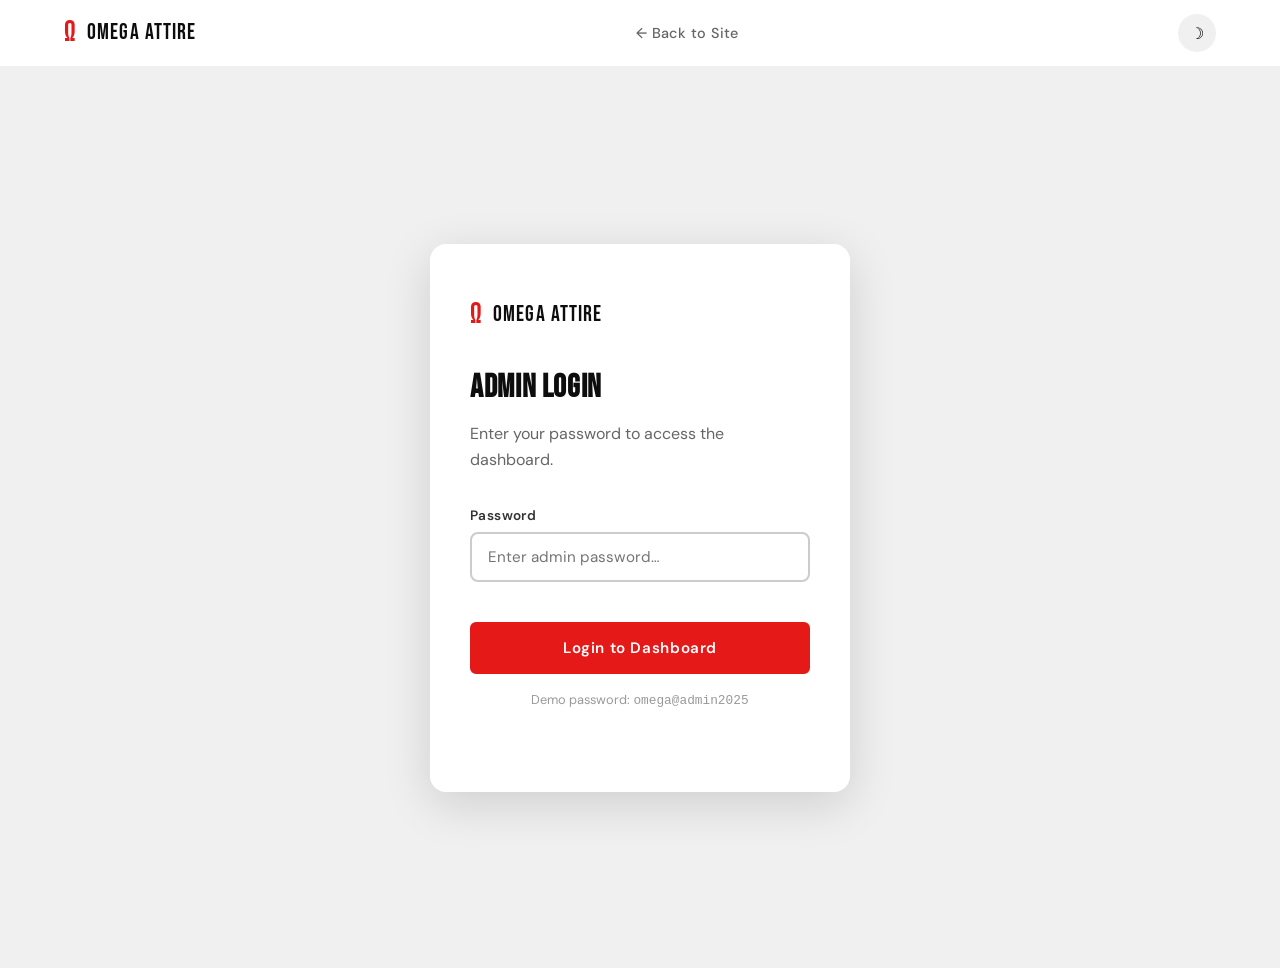
<file: admin.html>
<!DOCTYPE html>
<html lang="en">
<head>
  <meta charset="UTF-8" />
  <meta name="viewport" content="width=device-width, initial-scale=1.0" />
  <title>Admin Dashboard – Omega Attire</title>
  <meta name="robots" content="noindex, nofollow" />
  <link rel="preconnect" href="https://fonts.googleapis.com" />
  <link rel="preconnect" href="https://fonts.gstatic.com" crossorigin />
  <link href="https://fonts.googleapis.com/css2?family=Bebas+Neue&family=DM+Sans:wght@300;400;500;600&family=Playfair+Display:ital,wght@0,700;1,400&display=swap" rel="stylesheet" />
  <link rel="stylesheet" href="style.css" />
</head>
<body>

<nav id="navbar">
  <div class="nav-inner">
    <a class="logo" href="index.html">
      <span class="logo-omega">Ω</span>
      <span class="logo-text">OMEGA ATTIRE</span>
    </a>
    <ul class="nav-links" id="navLinks">
      <li><a href="index.html">← Back to Site</a></li>
    </ul>
    <div class="nav-actions">
      <button class="dark-toggle" id="darkToggle">☽</button>
      <button class="hamburger" id="hamburger"><span></span><span></span><span></span></button>
    </div>
  </div>
</nav>

<!-- LOGIN SCREEN -->
<div id="adminLogin" class="admin-login-wrap">
  <div class="admin-login-card">
    <div class="logo" style="margin-bottom:24px">
      <span class="logo-omega">Ω</span>
      <span class="logo-text">OMEGA ATTIRE</span>
    </div>
    <h2>Admin Login</h2>
    <p>Enter your password to access the dashboard.</p>
    <form id="adminLoginForm" style="display:flex;flex-direction:column;gap:16px">
      <div class="form-group">
        <label for="adminPassword">Password</label>
        <input type="password" id="adminPassword" placeholder="Enter admin password…" required autocomplete="current-password" />
        <span class="form-err" id="loginErr"></span>
      </div>
      <button type="submit" class="btn btn-primary btn-full">Login to Dashboard</button>
      <p style="font-size:.8rem;color:var(--grey-4);text-align:center">Demo password: <code>omega@admin2025</code></p>
    </form>
  </div>
</div>

<!-- DASHBOARD (hidden until login) -->
<div id="adminDashboard" style="display:none">
  <div class="admin-layout">

    <!-- Sidebar -->
    <aside class="admin-sidebar">
      <div class="logo" style="padding:24px 24px 32px;border-bottom:1px solid rgba(255,255,255,.07)">
        <span class="logo-omega">Ω</span>
        <span class="logo-text" style="color:rgba(255,255,255,.9)">ADMIN</span>
      </div>
      <nav class="admin-nav">
        <a href="#" class="active" onclick="showTab('reviews')">📋 Reviews</a>
        <a href="#" onclick="showTab('analytics')">📊 Analytics</a>
        <a href="#" onclick="showTab('gallery')">🖼 Gallery</a>
        <a href="#" onclick="showTab('settings')">⚙️ Settings</a>
        <a href="#" onclick="adminLogout()" style="margin-top:auto;color:#e66;">🚪 Logout</a>
      </nav>
    </aside>

    <!-- Main content -->
    <main class="admin-main">
      <div class="admin-topbar">
        <h1>Dashboard</h1>
        <div style="display:flex;gap:12px;align-items:center">
          <span style="font-size:.85rem;color:var(--grey-3)">Welcome, Admin 👋</span>
          <button class="btn btn-outline" style="padding:8px 16px;font-size:.85rem" onclick="adminLogout()">Logout</button>
        </div>
      </div>

      <!-- Stat cards -->
      <div class="admin-stats">
        <div class="admin-stat-card">
          <div class="admin-stat-num" id="adTotal">6</div>
          <div class="admin-stat-label">Total Reviews</div>
        </div>
        <div class="admin-stat-card">
          <div class="admin-stat-num yellow" id="adPending">1</div>
          <div class="admin-stat-label">Pending Approval</div>
        </div>
        <div class="admin-stat-card">
          <div class="admin-stat-num green" id="adApproved">5</div>
          <div class="admin-stat-label">Approved</div>
        </div>
        <div class="admin-stat-card">
          <div class="admin-stat-num red">4.8★</div>
          <div class="admin-stat-label">Avg Rating</div>
        </div>
      </div>

      <!-- Reviews tab -->
      <div id="tab-reviews">
        <div class="admin-table-wrap">
          <div class="admin-table-header">
            <h3>📋 All Reviews</h3>
            <div style="display:flex;gap:8px">
              <input type="text" placeholder="Search…" style="padding:8px 12px;border:2px solid var(--grey-5);border-radius:6px;font-size:.85rem;background:var(--white);color:var(--black);outline:none" oninput="filterAdminTable(this.value)" />
              <select style="padding:8px 12px;border:2px solid var(--grey-5);border-radius:6px;font-size:.85rem;background:var(--white);color:var(--black)" onchange="filterAdminByStatus(this.value)">
                <option value="">All Status</option>
                <option value="Approved">Approved</option>
                <option value="Pending">Pending</option>
                <option value="Rejected">Rejected</option>
              </select>
            </div>
          </div>
          <div style="overflow-x:auto">
            <table>
              <thead>
                <tr>
                  <th>Customer</th>
                  <th>Rating</th>
                  <th>Review</th>
                  <th>Product</th>
                  <th>Status</th>
                  <th>Actions</th>
                </tr>
              </thead>
              <tbody id="adminTableBody"></tbody>
            </table>
          </div>
        </div>
      </div>

      <!-- Analytics tab -->
      <div id="tab-analytics" style="display:none">
        <div style="background:var(--white);border-radius:var(--radius);padding:32px;box-shadow:var(--shadow)">
          <h3 style="margin-bottom:24px;font-size:1.1rem;font-weight:700">📊 Review Analytics</h3>
          <div style="display:grid;grid-template-columns:repeat(auto-fill,minmax(200px,1fr));gap:20px">
            <div style="text-align:center;padding:24px;background:var(--grey-6);border-radius:12px">
              <div style="font-family:var(--font-display);font-size:2.4rem;color:var(--red)">78%</div>
              <div style="font-size:.82rem;color:var(--grey-3);margin-top:4px;text-transform:uppercase;letter-spacing:.08em;font-weight:600">5-Star Reviews</div>
            </div>
            <div style="text-align:center;padding:24px;background:var(--grey-6);border-radius:12px">
              <div style="font-family:var(--font-display);font-size:2.4rem;color:var(--red)">97%</div>
              <div style="font-size:.82rem;color:var(--grey-3);margin-top:4px;text-transform:uppercase;letter-spacing:.08em;font-weight:600">Satisfaction Rate</div>
            </div>
            <div style="text-align:center;padding:24px;background:var(--grey-6);border-radius:12px">
              <div style="font-family:var(--font-display);font-size:2.4rem;color:var(--red)">1.2K+</div>
              <div style="font-size:.82rem;color:var(--grey-3);margin-top:4px;text-transform:uppercase;letter-spacing:.08em;font-weight:600">Total Customers</div>
            </div>
            <div style="text-align:center;padding:24px;background:var(--grey-6);border-radius:12px">
              <div style="font-family:var(--font-display);font-size:2.4rem;color:var(--red)">23</div>
              <div style="font-size:.82rem;color:var(--grey-3);margin-top:4px;text-transform:uppercase;letter-spacing:.08em;font-weight:600">Cities Covered</div>
            </div>
          </div>
          <div style="margin-top:32px">
            <h4 style="margin-bottom:16px;font-weight:700">Rating Distribution</h4>
            <div style="display:flex;flex-direction:column;gap:10px;max-width:480px">
              <div style="display:flex;align-items:center;gap:12px"><span style="width:32px;font-size:.85rem;font-weight:600">5★</span><div style="flex:1;height:12px;background:var(--grey-5);border-radius:100px;overflow:hidden"><div style="width:78%;height:100%;background:var(--red);border-radius:100px"></div></div><span style="font-size:.82rem;color:var(--grey-3)">78%</span></div>
              <div style="display:flex;align-items:center;gap:12px"><span style="width:32px;font-size:.85rem;font-weight:600">4★</span><div style="flex:1;height:12px;background:var(--grey-5);border-radius:100px;overflow:hidden"><div style="width:14%;height:100%;background:#f5a623;border-radius:100px"></div></div><span style="font-size:.82rem;color:var(--grey-3)">14%</span></div>
              <div style="display:flex;align-items:center;gap:12px"><span style="width:32px;font-size:.85rem;font-weight:600">3★</span><div style="flex:1;height:12px;background:var(--grey-5);border-radius:100px;overflow:hidden"><div style="width:5%;height:100%;background:#6b7280;border-radius:100px"></div></div><span style="font-size:.82rem;color:var(--grey-3)">5%</span></div>
              <div style="display:flex;align-items:center;gap:12px"><span style="width:32px;font-size:.85rem;font-weight:600">2★</span><div style="flex:1;height:12px;background:var(--grey-5);border-radius:100px;overflow:hidden"><div style="width:2%;height:100%;background:#6b7280;border-radius:100px"></div></div><span style="font-size:.82rem;color:var(--grey-3)">2%</span></div>
              <div style="display:flex;align-items:center;gap:12px"><span style="width:32px;font-size:.85rem;font-weight:600">1★</span><div style="flex:1;height:12px;background:var(--grey-5);border-radius:100px;overflow:hidden"><div style="width:1%;height:100%;background:#6b7280;border-radius:100px"></div></div><span style="font-size:.82rem;color:var(--grey-3)">1%</span></div>
            </div>
          </div>
        </div>
      </div>

      <!-- Gallery tab -->
      <div id="tab-gallery" style="display:none">
        <div style="background:var(--white);border-radius:var(--radius);padding:32px;box-shadow:var(--shadow)">
          <h3 style="margin-bottom:24px;font-size:1.1rem;font-weight:700">🖼 Uploaded Photos</h3>
          <p style="color:var(--grey-3);font-size:.9rem">Customer-uploaded photos appear here after review approval. Connect Supabase Storage to manage files.</p>
          <div style="display:grid;grid-template-columns:repeat(auto-fill,minmax(140px,1fr));gap:12px;margin-top:24px">
            <div style="aspect-ratio:1;background:var(--grey-6);border-radius:10px;display:flex;align-items:center;justify-content:center;font-size:2rem;color:var(--grey-4)">📷</div>
            <div style="aspect-ratio:1;background:var(--grey-6);border-radius:10px;display:flex;align-items:center;justify-content:center;font-size:.85rem;color:var(--grey-4);text-align:center;padding:12px">Connect Supabase to see photos</div>
          </div>
        </div>
      </div>

      <!-- Settings tab -->
      <div id="tab-settings" style="display:none">
        <div style="background:var(--white);border-radius:var(--radius);padding:32px;box-shadow:var(--shadow);max-width:560px">
          <h3 style="margin-bottom:24px;font-size:1.1rem;font-weight:700">⚙️ Site Settings</h3>
          <div style="display:flex;flex-direction:column;gap:20px">
            <div class="form-group">
              <label>Brand Name</label>
              <input type="text" value="Omega Attire" />
            </div>
            <div class="form-group">
              <label>WhatsApp Number</label>
              <input type="text" value="+91 99999 99999" />
            </div>
            <div class="form-group">
              <label>Instagram Handle</label>
              <input type="text" value="@omegaattire" />
            </div>
            <div class="form-group">
              <label>Auto-Approve Reviews</label>
              <select>
                <option>No – Manual approval</option>
                <option>Yes – Auto approve all</option>
                <option>Yes – Auto approve 4★+</option>
              </select>
            </div>
            <button class="btn btn-primary" onclick="showToast('✅ Settings saved!')">Save Settings</button>
          </div>
        </div>
      </div>

    </main>
  </div>
</div>

<script src="app.js"></script>
<script>
function showTab(name) {
  ['reviews','analytics','gallery','settings'].forEach(t => {
    const el = document.getElementById('tab-' + t);
    if (el) el.style.display = t === name ? 'block' : 'none';
  });
  document.querySelectorAll('.admin-nav a').forEach((a, i) => a.classList.remove('active'));
  event.target.classList.add('active');
}
function filterAdminTable(q) {
  const rows = document.querySelectorAll('#adminTableBody tr');
  rows.forEach(row => {
    row.style.display = row.textContent.toLowerCase().includes(q.toLowerCase()) ? '' : 'none';
  });
}
function filterAdminByStatus(status) {
  const rows = document.querySelectorAll('#adminTableBody tr');
  rows.forEach(row => {
    const badge = row.querySelector('.status-badge');
    row.style.display = (!status || (badge && badge.textContent === status)) ? '' : 'none';
  });
}
function showToast(msg) {
  let t = document.querySelector('.toast');
  if (!t) { t = document.createElement('div'); t.className = 'toast'; document.body.appendChild(t); }
  t.textContent = msg; t.classList.add('show');
  setTimeout(() => t.classList.remove('show'), 3000);
}
</script>
</body>
</html>
</file>
<file: style.css>
/* ============================================================
   OMEGA ATTIRE – REVIEW PLATFORM CSS
   Palette: White / Black / Red (#E61919) accent
   Fonts: Bebas Neue (display) · Playfair Display (serif accent) · DM Sans (body)
   ============================================================ */

/* ── RESET & TOKENS ─────────────────────────────────────────── */
*, *::before, *::after { box-sizing: border-box; margin: 0; padding: 0; }

:root {
  --red: #E61919;
  --red-dark: #b50f0f;
  --red-light: #fff0f0;
  --black: #0d0d0d;
  --grey-1: #1a1a1a;
  --grey-2: #333;
  --grey-3: #666;
  --grey-4: #999;
  --grey-5: #ccc;
  --grey-6: #f0f0f0;
  --white: #ffffff;
  --font-display: 'Bebas Neue', sans-serif;
  --font-serif: 'Playfair Display', serif;
  --font-body: 'DM Sans', sans-serif;
  --radius: 12px;
  --shadow: 0 4px 24px rgba(0,0,0,.08);
  --shadow-lg: 0 12px 48px rgba(0,0,0,.14);
  --nav-h: 68px;
  --transition: .25s ease;
}

/* Dark mode */
body.dark {
  --white: #0d0d0d;
  --black: #f5f5f5;
  --grey-1: #1c1c1c;
  --grey-2: #2a2a2a;
  --grey-3: #aaa;
  --grey-4: #777;
  --grey-5: #333;
  --grey-6: #1a1a1a;
  --shadow: 0 4px 24px rgba(0,0,0,.4);
  --shadow-lg: 0 12px 48px rgba(0,0,0,.5);
  --red-light: #2a0000;
}

html { scroll-behavior: smooth; }
body { font-family: var(--font-body); background: var(--white); color: var(--black); line-height: 1.6; transition: background var(--transition), color var(--transition); overflow-x: hidden; }

img { max-width: 100%; display: block; }
a { color: inherit; text-decoration: none; }
ul { list-style: none; }
button { cursor: pointer; font-family: var(--font-body); }
select, input, textarea { font-family: var(--font-body); }

.container { max-width: 1200px; margin: 0 auto; padding: 0 24px; }

/* ── NAVBAR ─────────────────────────────────────────────────── */
#navbar {
  position: fixed; top: 0; left: 0; right: 0; z-index: 999;
  height: var(--nav-h); background: var(--white);
  border-bottom: 2px solid var(--grey-6);
  transition: box-shadow var(--transition), background var(--transition);
}
#navbar.scrolled { box-shadow: var(--shadow); }

.nav-inner {
  display: flex; align-items: center; justify-content: space-between;
  max-width: 1200px; margin: 0 auto; padding: 0 24px; height: 100%;
}

.logo { display: flex; align-items: center; gap: 10px; font-family: var(--font-display); font-size: 1.4rem; letter-spacing: .05em; }
.logo-omega { font-size: 1.8rem; color: var(--red); }

.nav-links { display: flex; align-items: center; gap: 28px; }
.nav-links a { font-size: .9rem; font-weight: 500; letter-spacing: .03em; color: var(--grey-3); transition: color var(--transition); position: relative; padding-bottom: 2px; }
.nav-links a::after { content:''; position:absolute; bottom:0; left:0; width:0; height:2px; background:var(--red); transition: width var(--transition); }
.nav-links a:hover, .nav-links a.active { color: var(--black); }
.nav-links a:hover::after, .nav-links a.active::after { width:100%; }
.nav-admin { color: var(--red) !important; font-weight: 600 !important; }

.nav-actions { display: flex; align-items: center; gap: 12px; }
.dark-toggle {
  background: var(--grey-6); border: none; width: 38px; height: 38px;
  border-radius: 50%; font-size: 1rem; display: flex; align-items: center; justify-content: center;
  transition: background var(--transition);
}
.dark-toggle:hover { background: var(--grey-5); }

.hamburger { display: none; flex-direction: column; gap: 5px; background: none; border: none; padding: 4px; }
.hamburger span { display: block; width: 24px; height: 2px; background: var(--black); transition: transform var(--transition), opacity var(--transition); }
.hamburger.open span:nth-child(1) { transform: translateY(7px) rotate(45deg); }
.hamburger.open span:nth-child(2) { opacity: 0; }
.hamburger.open span:nth-child(3) { transform: translateY(-7px) rotate(-45deg); }

/* ── BUTTONS ─────────────────────────────────────────────────── */
.btn {
  display: inline-flex; align-items: center; gap: 8px;
  padding: 14px 28px; border-radius: 6px; font-weight: 600; font-size: .95rem;
  letter-spacing: .04em; transition: all var(--transition); border: 2px solid transparent;
  cursor: pointer; font-family: var(--font-body);
}
.btn-primary { background: var(--red); color: #fff; border-color: var(--red); }
.btn-primary:hover { background: var(--red-dark); border-color: var(--red-dark); transform: translateY(-2px); box-shadow: 0 8px 24px rgba(230,25,25,.35); }
.btn-outline { background: transparent; color: var(--black); border-color: var(--black); }
.btn-outline:hover { background: var(--black); color: var(--white); transform: translateY(-2px); }
.btn-full { width: 100%; justify-content: center; }

/* ── HERO ─────────────────────────────────────────────────────── */
.hero {
  margin-top: var(--nav-h);
  min-height: calc(100vh - var(--nav-h));
  display: grid; grid-template-columns: 1fr 1fr; align-items: center;
  gap: 60px; padding: 80px 24px;
  max-width: 1200px; margin-left: auto; margin-right: auto;
  position: relative;
}
.hero-bg {
  position: fixed; top: 0; right: 0; width: 45vw; height: 100vh;
  background: var(--grey-6); z-index: -1;
  clip-path: polygon(10% 0, 100% 0, 100% 100%, 0 100%);
  transition: background var(--transition);
}

.hero-badge {
  display: inline-flex; align-items: center; gap: 6px;
  background: var(--red-light); color: var(--red); font-weight: 700;
  font-size: .85rem; padding: 6px 14px; border-radius: 100px;
  letter-spacing: .05em; margin-bottom: 24px;
  animation: fadeUp .6s ease both;
}

.hero-title {
  font-family: var(--font-display); font-size: clamp(2.8rem, 5vw, 4.5rem);
  line-height: 1.05; letter-spacing: .02em; margin-bottom: 20px;
  animation: fadeUp .7s .1s ease both;
}
.hero-title em { font-family: var(--font-serif); font-style: italic; color: var(--red); }

.hero-sub { font-size: 1.1rem; color: var(--grey-3); max-width: 480px; margin-bottom: 36px; animation: fadeUp .7s .2s ease both; }

.hero-btns { display: flex; gap: 16px; flex-wrap: wrap; margin-bottom: 32px; animation: fadeUp .7s .3s ease both; }

.hero-trust {
  display: flex; gap: 20px; flex-wrap: wrap;
  font-size: .85rem; font-weight: 600; color: var(--grey-3);
  animation: fadeUp .7s .4s ease both;
}
.hero-trust span::before { content: ''; }

.hero-visual { animation: fadeUp .8s .2s ease both; }

.tshirt-stack { position: relative; height: 380px; }
.tshirt {
  position: absolute; background: var(--white); border: 2px solid var(--grey-5);
  border-radius: 16px; padding: 24px; box-shadow: var(--shadow-lg);
  display: flex; flex-direction: column; align-items: center; gap: 12px;
  transition: transform .3s ease;
}
.tshirt:hover { transform: translateY(-6px) !important; }
.tshirt-icon { font-size: 3.5rem; }
.review-pill {
  font-size: .8rem; background: var(--grey-6); padding: 6px 12px;
  border-radius: 100px; white-space: nowrap; font-weight: 500;
}

.t1 { width: 220px; left: 0; top: 20px; transform: rotate(-4deg); z-index: 1; }
.t2 { width: 220px; left: 60px; top: 80px; transform: rotate(2deg); z-index: 2; }
.t3 { width: 220px; left: 120px; top: 150px; transform: rotate(-2deg); z-index: 3; }

/* ── STATS ─────────────────────────────────────────────────────── */
.stats-section { background: var(--black); padding: 60px 24px; }
.stats-grid { display: grid; grid-template-columns: repeat(4, 1fr); gap: 2px; }
.stat-card {
  text-align: center; padding: 40px 20px;
  border-right: 1px solid rgba(255,255,255,.08);
  animation: fadeUp .6s ease both;
}
.stat-card:last-child { border-right: none; }
.stat-num { font-family: var(--font-display); font-size: clamp(2.4rem, 4vw, 3.6rem); color: var(--red); letter-spacing: .02em; }
.stat-label { font-size: .9rem; color: rgba(255,255,255,.5); margin-top: 6px; letter-spacing: .08em; text-transform: uppercase; font-weight: 500; }

/* ── SECTIONS SHARED ─────────────────────────────────────────── */
.section-header { text-align: center; margin-bottom: 56px; }
.section-tag {
  display: inline-block; font-size: .75rem; font-weight: 700; letter-spacing: .15em;
  color: var(--red); background: var(--red-light); padding: 4px 12px; border-radius: 100px;
  margin-bottom: 16px;
}
.section-header h2 { font-family: var(--font-display); font-size: clamp(2rem, 3.5vw, 3rem); letter-spacing: .02em; margin-bottom: 12px; }
.section-header p { color: var(--grey-3); font-size: 1.05rem; }
.section-cta { text-align: center; margin-top: 48px; }

/* ── FEATURED REVIEWS ─────────────────────────────────────────── */
.featured-section { padding: 100px 24px; }

.reviews-grid { display: grid; grid-template-columns: repeat(3, 1fr); gap: 24px; }

.review-card {
  background: var(--white); border: 1px solid var(--grey-5);
  border-radius: var(--radius); padding: 28px; box-shadow: var(--shadow);
  transition: transform var(--transition), box-shadow var(--transition);
  position: relative; overflow: hidden;
}
.review-card::before {
  content: '"'; position: absolute; top: -10px; right: 20px;
  font-size: 8rem; color: var(--red); opacity: .06;
  font-family: var(--font-serif); line-height: 1;
}
.review-card:hover { transform: translateY(-6px); box-shadow: var(--shadow-lg); }

.review-top { display: flex; align-items: flex-start; justify-content: space-between; margin-bottom: 16px; }
.review-author { display: flex; align-items: center; gap: 12px; }
.review-avatar {
  width: 44px; height: 44px; border-radius: 50%;
  background: var(--red); color: #fff;
  display: flex; align-items: center; justify-content: center;
  font-weight: 700; font-size: 1.1rem;
  flex-shrink: 0;
}
.review-name { font-weight: 700; font-size: .95rem; }
.review-city { font-size: .8rem; color: var(--grey-3); }
.review-stars { color: #f5a623; font-size: 1rem; letter-spacing: 1px; }

.verified-badge {
  display: inline-flex; align-items: center; gap: 4px;
  font-size: .72rem; font-weight: 700; color: #16a34a;
  background: #f0fdf4; padding: 3px 8px; border-radius: 100px;
}

.review-text { font-size: .93rem; color: var(--grey-2); line-height: 1.7; margin: 12px 0; }
.review-product { font-size: .8rem; color: var(--grey-4); font-weight: 500; }
.review-date { font-size: .78rem; color: var(--grey-4); margin-top: 4px; }

.review-images { display: flex; gap: 8px; margin-top: 16px; flex-wrap: wrap; }
.review-img {
  width: 72px; height: 72px; object-fit: cover; border-radius: 8px;
  border: 2px solid var(--grey-6); cursor: pointer;
  transition: transform var(--transition);
}
.review-img:hover { transform: scale(1.08); }

.review-share {
  position: absolute; bottom: 16px; right: 16px;
  background: none; border: none; font-size: .8rem; color: var(--grey-4);
  display: flex; align-items: center; gap: 4px; transition: color var(--transition);
}
.review-share:hover { color: var(--red); }

/* ── GALLERY ─────────────────────────────────────────────────── */
.gallery-section { padding: 80px 24px; background: var(--grey-6); }
.gallery-grid {
  display: grid;
  grid-template-columns: repeat(auto-fill, minmax(200px, 1fr));
  gap: 12px;
}
.gallery-item {
  border-radius: 10px; overflow: hidden; aspect-ratio: 1;
  background: var(--grey-5); position: relative; cursor: pointer;
}
.gallery-item img { width: 100%; height: 100%; object-fit: cover; transition: transform .4s ease; }
.gallery-item:hover img { transform: scale(1.08); }
.gallery-overlay {
  position: absolute; inset: 0; background: rgba(0,0,0,.45);
  display: flex; align-items: flex-end; padding: 12px;
  opacity: 0; transition: opacity var(--transition);
}
.gallery-item:hover .gallery-overlay { opacity: 1; }
.gallery-overlay-text { color: #fff; font-size: .8rem; font-weight: 600; }

/* ── SUBMIT FORM ─────────────────────────────────────────────── */
.submit-section { padding: 100px 24px; }
.submit-wrapper { display: grid; grid-template-columns: 1fr 1.4fr; gap: 80px; align-items: start; }
.submit-left h2 { font-family: var(--font-display); font-size: clamp(2rem,3.5vw,2.8rem); letter-spacing: .02em; margin: 12px 0; }
.submit-left p { color: var(--grey-3); margin-bottom: 28px; }
.submit-perks { display: flex; flex-direction: column; gap: 12px; }
.submit-perks li { font-weight: 600; font-size: .9rem; display: flex; align-items: center; gap: 8px; }

.review-form { display: flex; flex-direction: column; gap: 20px; }
.form-row { display: grid; grid-template-columns: 1fr 1fr; gap: 20px; }
.form-group { display: flex; flex-direction: column; gap: 6px; position: relative; }
label { font-size: .85rem; font-weight: 600; color: var(--grey-2); letter-spacing: .03em; }
input, select, textarea {
  padding: 13px 16px; border: 2px solid var(--grey-5);
  border-radius: 8px; font-size: .95rem; background: var(--white); color: var(--black);
  transition: border-color var(--transition), box-shadow var(--transition);
  outline: none;
}
input:focus, select:focus, textarea:focus {
  border-color: var(--red); box-shadow: 0 0 0 3px rgba(230,25,25,.1);
}
textarea { resize: vertical; min-height: 120px; }
.form-err { font-size: .8rem; color: var(--red); min-height: 18px; }
.char-count { font-size: .78rem; color: var(--grey-4); text-align: right; }

/* Star rating */
.star-input { display: flex; align-items: center; gap: 6px; }
.star {
  font-size: 2rem; color: var(--grey-5); cursor: pointer;
  transition: color .15s, transform .15s;
  line-height: 1;
}
.star:hover, .star.active { color: #f5a623; transform: scale(1.15); }
.star-label { font-size: .85rem; color: var(--grey-4); margin-left: 8px; }

/* Upload zone */
.upload-zone {
  border: 2px dashed var(--grey-5); border-radius: 10px;
  padding: 32px; text-align: center; cursor: pointer;
  transition: border-color var(--transition), background var(--transition);
}
.upload-zone:hover, .upload-zone.drag-over { border-color: var(--red); background: var(--red-light); }
.upload-zone .upload-icon { font-size: 2rem; margin-bottom: 8px; }
.upload-zone p { font-size: .9rem; color: var(--grey-3); }
.upload-zone span { color: var(--red); font-weight: 600; }
.upload-zone small { font-size: .78rem; color: var(--grey-4); }

.photo-previews { display: flex; gap: 10px; flex-wrap: wrap; margin-top: 12px; }
.preview-thumb {
  width: 80px; height: 80px; border-radius: 8px; object-fit: cover;
  border: 2px solid var(--grey-5); position: relative;
}
.preview-remove {
  position: absolute; top: -6px; right: -6px; width: 20px; height: 20px;
  background: var(--red); color: #fff; border-radius: 50%; border: none;
  font-size: .7rem; display: flex; align-items: center; justify-content: center;
  cursor: pointer;
}

.form-success {
  background: #f0fdf4; color: #16a34a; border: 2px solid #bbf7d0;
  border-radius: 8px; padding: 16px; text-align: center; font-weight: 600;
}

/* ── FAQ ─────────────────────────────────────────────────────── */
.faq-section { padding: 80px 24px; background: var(--grey-6); }
.faq-list { max-width: 760px; margin: 0 auto; display: flex; flex-direction: column; gap: 12px; }
.faq-item { background: var(--white); border-radius: var(--radius); overflow: hidden; box-shadow: var(--shadow); }
.faq-q {
  width: 100%; background: none; border: none; text-align: left;
  padding: 20px 24px; font-size: 1rem; font-weight: 600; color: var(--black);
  display: flex; justify-content: space-between; align-items: center;
  transition: color var(--transition);
}
.faq-q:hover { color: var(--red); }
.faq-q span { font-size: 1.4rem; color: var(--red); transition: transform var(--transition); }
.faq-item.open .faq-q span { transform: rotate(45deg); }
.faq-a {
  max-height: 0; overflow: hidden; padding: 0 24px;
  font-size: .93rem; color: var(--grey-3); line-height: 1.7;
  transition: max-height .3s ease, padding .3s ease;
}
.faq-item.open .faq-a { max-height: 200px; padding: 0 24px 20px; }

/* ── CONTACT ─────────────────────────────────────────────────── */
.contact-section { padding: 100px 24px; }
.contact-wrapper { display: grid; grid-template-columns: 1fr 1.2fr; gap: 80px; align-items: start; }
.contact-left h2 { font-family: var(--font-display); font-size: clamp(2rem,3.5vw,2.8rem); letter-spacing: .02em; margin: 12px 0 16px; }
.contact-left p { color: var(--grey-3); margin-bottom: 28px; }
.contact-links { display: flex; flex-direction: column; gap: 12px; }
.contact-link {
  display: inline-flex; align-items: center; gap: 10px;
  font-weight: 600; font-size: .95rem; padding: 12px 20px;
  border-radius: 8px; transition: all var(--transition);
}
.contact-link.whatsapp { background: #dcfce7; color: #16a34a; }
.contact-link.whatsapp:hover { background: #16a34a; color: #fff; }
.contact-link.instagram { background: #fdf4ff; color: #a21caf; }
.contact-link.instagram:hover { background: #a21caf; color: #fff; }
.contact-link.email { background: var(--grey-6); color: var(--grey-2); }
.contact-link.email:hover { background: var(--black); color: var(--white); }

.contact-form { display: flex; flex-direction: column; gap: 16px; }

/* ── FOOTER ─────────────────────────────────────────────────── */
/* Footer always stays dark regardless of light/dark theme */
.footer { background: #0d0d0d; color: rgba(255,255,255,.7); padding: 60px 24px 24px; }
.footer .logo-omega { color: var(--red); }
.footer .logo-text { color: rgba(255,255,255,.9) !important; }
.footer .logo { color: rgba(255,255,255,.9); }
.footer-top { display: flex; justify-content: space-between; align-items: flex-start; flex-wrap: wrap; gap: 40px; margin-bottom: 48px; }
.footer-brand p { font-size: .9rem; margin-top: 12px; color: rgba(255,255,255,.45); }
.footer-links { display: flex; gap: 24px; flex-wrap: wrap; align-items: center; }
.footer-links a { font-size: .9rem; color: rgba(255,255,255,.6); transition: color var(--transition); }
.footer-links a:hover { color: var(--red); }
.footer-social { display: flex; gap: 12px; }
.social-btn {
  padding: 10px 20px; border: 1px solid rgba(255,255,255,.2);
  border-radius: 6px; font-size: .85rem; font-weight: 600; color: rgba(255,255,255,.7);
  transition: all var(--transition);
}
.social-btn:hover { background: var(--red); border-color: var(--red); color: #fff; }
.footer-bottom { border-top: 1px solid rgba(255,255,255,.1); padding-top: 24px; display: flex; justify-content: space-between; flex-wrap: wrap; gap: 12px; font-size: .83rem; color: rgba(255,255,255,.35); }

/* ── WHATSAPP FLOAT ──────────────────────────────────────────── */
.wa-float {
  position: fixed; bottom: 28px; right: 28px; z-index: 888;
  width: 58px; height: 58px; background: #25d366; color: #fff;
  border-radius: 50%; display: flex; align-items: center; justify-content: center;
  box-shadow: 0 8px 28px rgba(37,211,102,.45);
  transition: transform var(--transition), box-shadow var(--transition);
}
.wa-float svg { width: 28px; height: 28px; }
.wa-float:hover { transform: scale(1.12); box-shadow: 0 12px 36px rgba(37,211,102,.55); }

/* ── LIGHTBOX ────────────────────────────────────────────────── */
.lightbox {
  position: fixed; inset: 0; z-index: 9999; background: rgba(0,0,0,.9);
  display: flex; align-items: center; justify-content: center;
  opacity: 0; pointer-events: none; transition: opacity .25s;
}
.lightbox.open { opacity: 1; pointer-events: all; }
.lightbox img { max-width: 90vw; max-height: 90vh; border-radius: 8px; }
.lightbox-close {
  position: absolute; top: 20px; right: 24px; background: none; border: none;
  color: #fff; font-size: 2rem; cursor: pointer;
}

/* ── TOAST ──────────────────────────────────────────────────── */
.toast {
  position: fixed; bottom: 80px; left: 50%; transform: translateX(-50%) translateY(20px);
  background: var(--black); color: var(--white); padding: 14px 28px;
  border-radius: 100px; font-size: .9rem; font-weight: 600;
  opacity: 0; transition: all .3s; z-index: 9999; pointer-events: none;
}
.toast.show { opacity: 1; transform: translateX(-50%) translateY(0); }

/* ── ANIMATIONS ─────────────────────────────────────────────── */
@keyframes fadeUp {
  from { opacity: 0; transform: translateY(28px); }
  to   { opacity: 1; transform: translateY(0); }
}
@keyframes countUp { from { opacity: 0; } to { opacity: 1; } }
.reveal { opacity: 0; transform: translateY(30px); transition: opacity .6s ease, transform .6s ease; }
.reveal.visible { opacity: 1; transform: none; }

/* ── PAGINATION ─────────────────────────────────────────────── */
.pagination { display: flex; gap: 8px; justify-content: center; margin-top: 40px; flex-wrap: wrap; }
.page-btn {
  width: 40px; height: 40px; border-radius: 8px; border: 2px solid var(--grey-5);
  background: var(--white); font-weight: 600; font-size: .9rem;
  transition: all var(--transition); cursor: pointer; color: var(--black);
}
.page-btn:hover, .page-btn.active { background: var(--red); border-color: var(--red); color: #fff; }

/* ── REVIEWS PAGE ────────────────────────────────────────────── */
.reviews-page-header { padding: 80px 24px 40px; text-align: center; margin-top: var(--nav-h); }
.reviews-page-header h1 { font-family: var(--font-display); font-size: clamp(2rem,4vw,3.5rem); letter-spacing: .02em; }
.reviews-page-header p { color: var(--grey-3); margin-top: 12px; }

.reviews-controls {
  display: flex; gap: 16px; flex-wrap: wrap; align-items: center;
  padding: 0 24px 40px; max-width: 1200px; margin: 0 auto;
}
.search-input-wrap { flex: 1; min-width: 240px; position: relative; }
.search-input-wrap input { width: 100%; padding-left: 44px; }
.search-icon { position: absolute; left: 14px; top: 50%; transform: translateY(-50%); color: var(--grey-4); font-size: 1.1rem; }
.filter-select { padding: 13px 16px; border: 2px solid var(--grey-5); border-radius: 8px; min-width: 160px; background: var(--white); color: var(--black); cursor: pointer; }

/* ── ADMIN ──────────────────────────────────────────────────── */
.admin-layout { display: grid; grid-template-columns: 260px 1fr; min-height: 100vh; margin-top: var(--nav-h); }
.admin-sidebar {
  background: var(--grey-1); color: rgba(255,255,255,.8); padding: 32px 0;
  border-right: 1px solid rgba(255,255,255,.05);
}
.admin-sidebar .logo { padding: 0 24px 32px; border-bottom: 1px solid rgba(255,255,255,.07); }
.admin-sidebar .logo-text { color: rgba(255,255,255,.9); }
.admin-nav { padding: 24px 0; }
.admin-nav a {
  display: flex; align-items: center; gap: 12px;
  padding: 12px 24px; font-size: .93rem; font-weight: 500;
  color: rgba(255,255,255,.55); transition: all var(--transition);
}
.admin-nav a:hover, .admin-nav a.active { color: #fff; background: rgba(230,25,25,.2); border-right: 3px solid var(--red); }

.admin-main { padding: 40px; background: var(--grey-6); overflow-y: auto; }
.admin-topbar { display: flex; justify-content: space-between; align-items: center; margin-bottom: 32px; }
.admin-topbar h1 { font-family: var(--font-display); font-size: 2rem; letter-spacing: .02em; }

.admin-stats { display: grid; grid-template-columns: repeat(4, 1fr); gap: 20px; margin-bottom: 32px; }
.admin-stat-card { background: var(--white); border-radius: var(--radius); padding: 24px; box-shadow: var(--shadow); }
.admin-stat-num { font-family: var(--font-display); font-size: 2.2rem; letter-spacing: .02em; }
.admin-stat-num.red { color: var(--red); }
.admin-stat-num.green { color: #16a34a; }
.admin-stat-num.yellow { color: #d97706; }
.admin-stat-label { font-size: .82rem; color: var(--grey-3); margin-top: 4px; text-transform: uppercase; letter-spacing: .08em; font-weight: 600; }

.admin-table-wrap { background: var(--white); border-radius: var(--radius); box-shadow: var(--shadow); overflow: hidden; }
.admin-table-header { padding: 20px 24px; border-bottom: 1px solid var(--grey-5); display: flex; justify-content: space-between; align-items: center; }
.admin-table-header h3 { font-size: 1.05rem; font-weight: 700; }
table { width: 100%; border-collapse: collapse; }
th, td { padding: 14px 20px; text-align: left; font-size: .88rem; }
th { background: var(--grey-6); font-weight: 700; color: var(--grey-2); text-transform: uppercase; letter-spacing: .06em; font-size: .78rem; }
tr { border-bottom: 1px solid var(--grey-6); }
tr:last-child { border-bottom: none; }
tr:hover { background: var(--grey-6); }

.status-badge {
  display: inline-flex; align-items: center; padding: 3px 10px;
  border-radius: 100px; font-size: .75rem; font-weight: 700; letter-spacing: .04em;
}
.status-pending { background: #fef3c7; color: #92400e; }
.status-approved { background: #dcfce7; color: #166534; }
.status-rejected { background: #fee2e2; color: #991b1b; }

.action-btns { display: flex; gap: 6px; }
.action-btn {
  padding: 5px 12px; border-radius: 5px; border: none;
  font-size: .78rem; font-weight: 600; cursor: pointer; transition: all var(--transition);
}
.action-approve { background: #dcfce7; color: #166534; }
.action-approve:hover { background: #16a34a; color: #fff; }
.action-reject { background: #fee2e2; color: #991b1b; }
.action-reject:hover { background: #dc2626; color: #fff; }
.action-delete { background: var(--grey-6); color: var(--grey-2); }
.action-delete:hover { background: var(--black); color: var(--white); }

/* Admin login */
.admin-login-wrap {
  min-height: 100vh; display: flex; align-items: center; justify-content: center;
  background: var(--grey-6); margin-top: var(--nav-h);
}
.admin-login-card {
  background: var(--white); border-radius: 16px; padding: 48px 40px;
  box-shadow: var(--shadow-lg); width: 100%; max-width: 420px;
}
.admin-login-card h2 { font-family: var(--font-display); font-size: 2rem; letter-spacing: .02em; margin-bottom: 8px; }
.admin-login-card p { color: var(--grey-3); margin-bottom: 32px; }

/* ── RESPONSIVE ──────────────────────────────────────────────── */
@media (max-width: 1024px) {
  .reviews-grid { grid-template-columns: repeat(2, 1fr); }
  .admin-stats { grid-template-columns: repeat(2, 1fr); }
}

@media (max-width: 768px) {
  .nav-links {
    position: fixed; top: var(--nav-h); left: 0; right: 0;
    background: var(--white); flex-direction: column; gap: 0;
    padding: 16px 0; border-bottom: 2px solid var(--grey-5);
    transform: translateY(-110%); opacity: 0; pointer-events: none;
    transition: all .3s ease;
  }
  .nav-links.open { transform: translateY(0); opacity: 1; pointer-events: all; }
  .nav-links a { padding: 14px 24px; width: 100%; }
  .hamburger { display: flex; }

  .hero { grid-template-columns: 1fr; gap: 40px; padding: 60px 24px 80px; text-align: center; }
  .hero-visual { display: none; }
  .hero-btns { justify-content: center; }
  .hero-trust { justify-content: center; }

  .stats-grid { grid-template-columns: repeat(2, 1fr); }
  .stat-card { border-right: none; border-bottom: 1px solid rgba(255,255,255,.08); }

  .reviews-grid { grid-template-columns: 1fr; }
  .submit-wrapper { grid-template-columns: 1fr; gap: 40px; }
  .form-row { grid-template-columns: 1fr; }
  .contact-wrapper { grid-template-columns: 1fr; gap: 40px; }
  .footer-top { flex-direction: column; }
  .footer-bottom { flex-direction: column; align-items: center; text-align: center; }
  .admin-layout { grid-template-columns: 1fr; }
  .admin-sidebar { display: none; }
  .admin-stats { grid-template-columns: repeat(2, 1fr); }
}

@media (max-width: 480px) {
  .stats-grid { grid-template-columns: 1fr 1fr; }
  .admin-stats { grid-template-columns: 1fr 1fr; }
  .gallery-grid { grid-template-columns: repeat(2, 1fr); }
}
</file>
